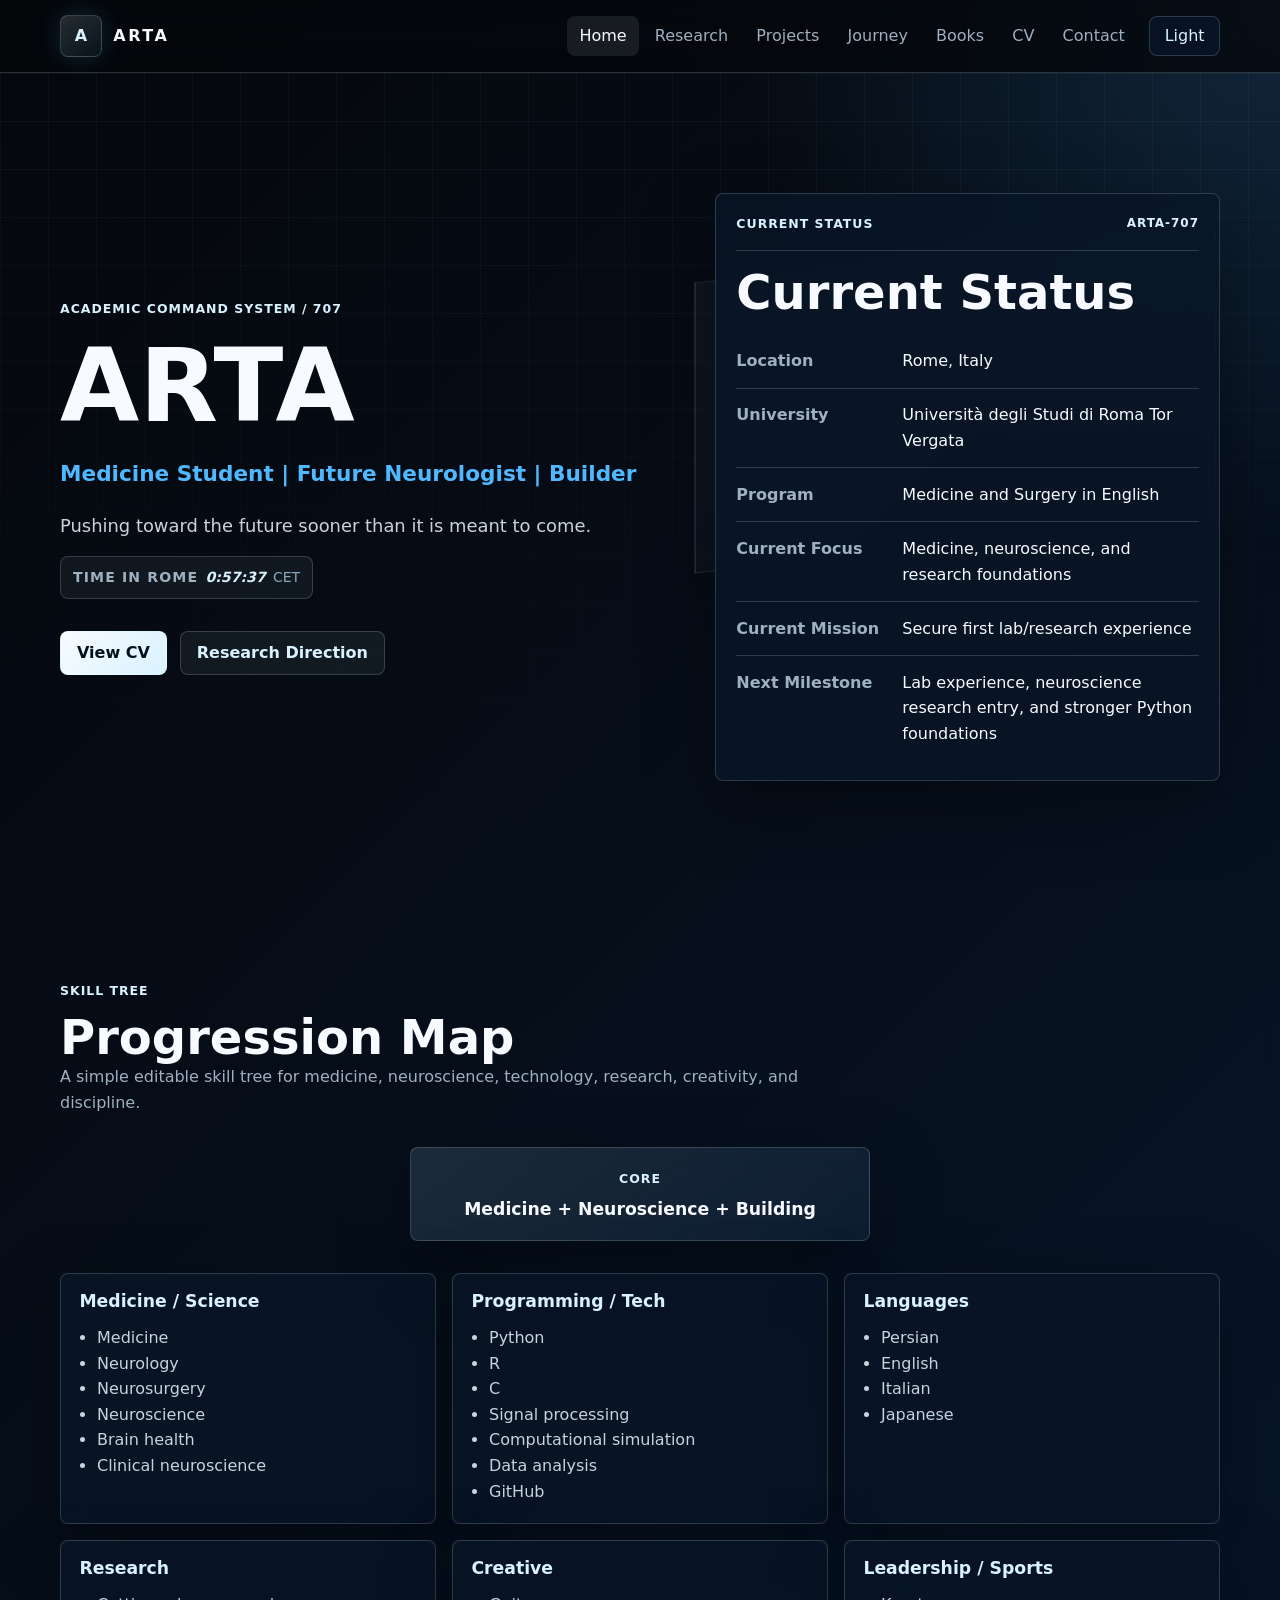
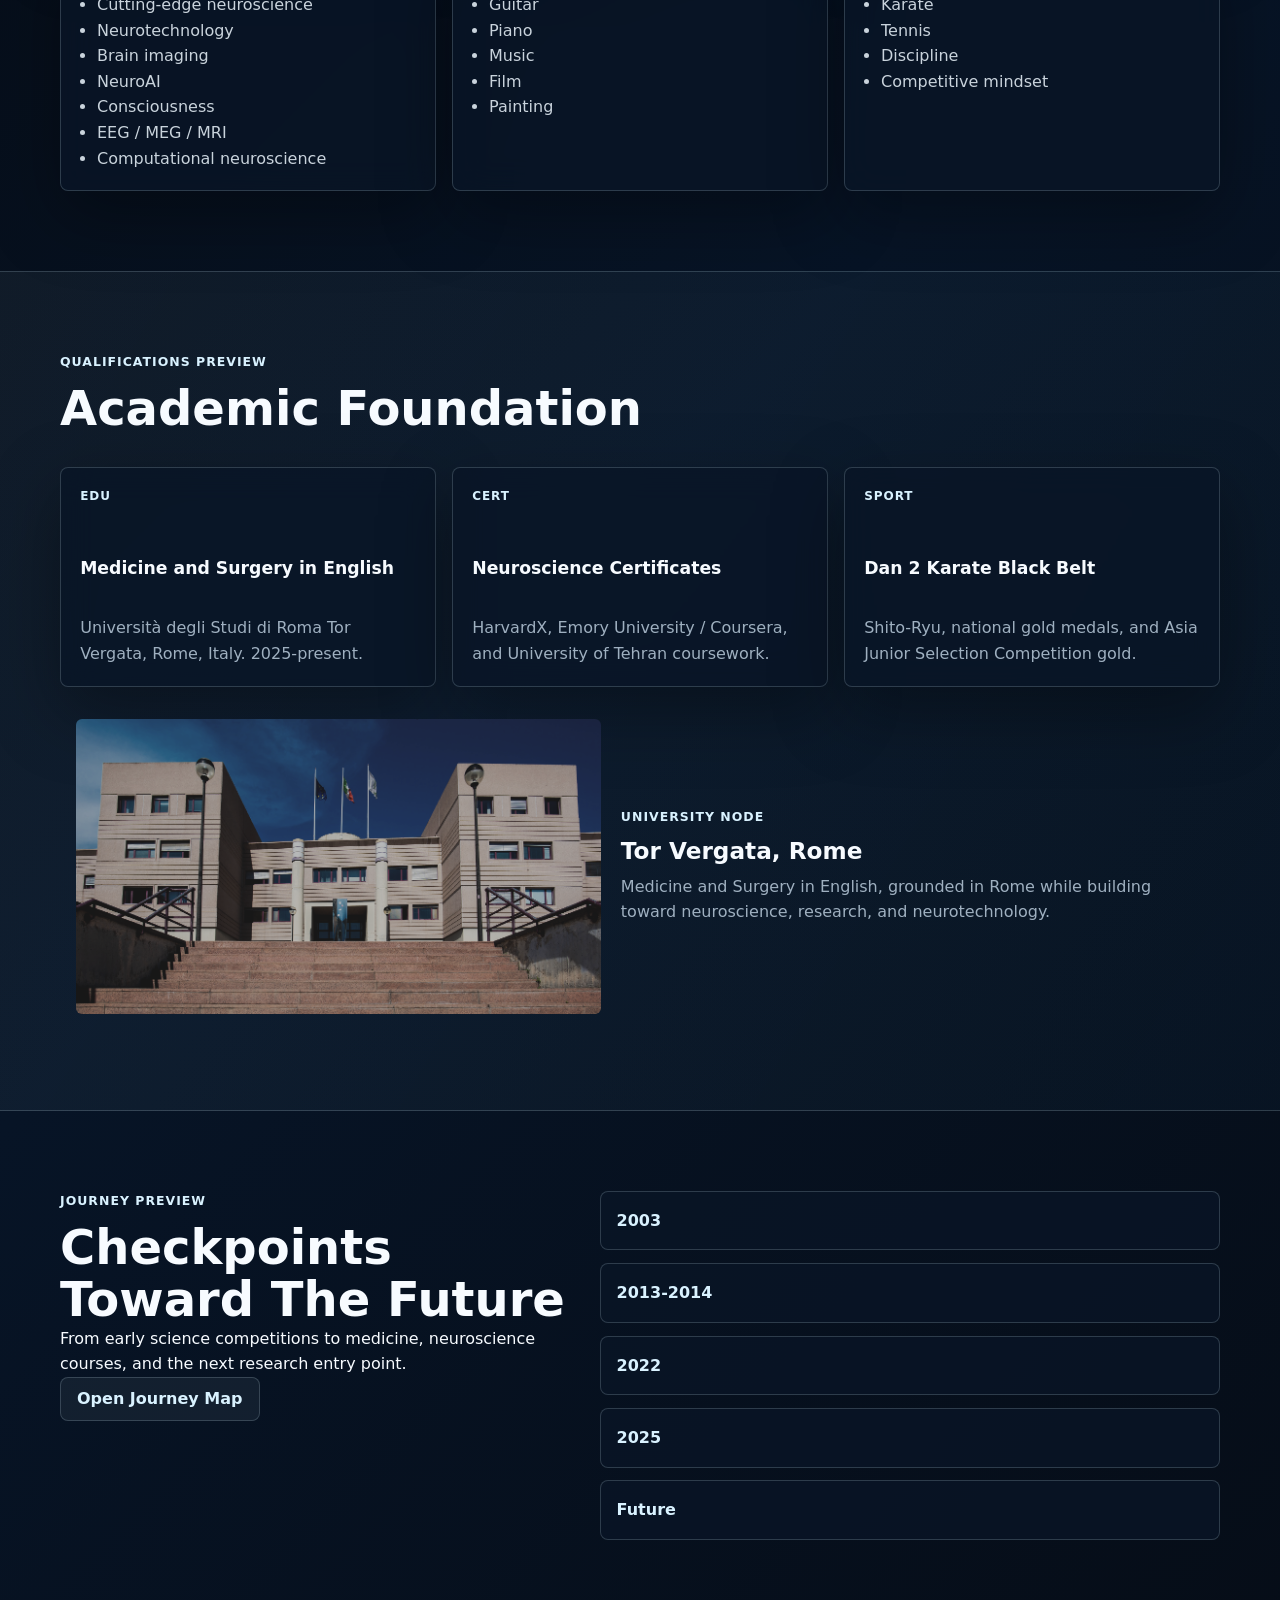
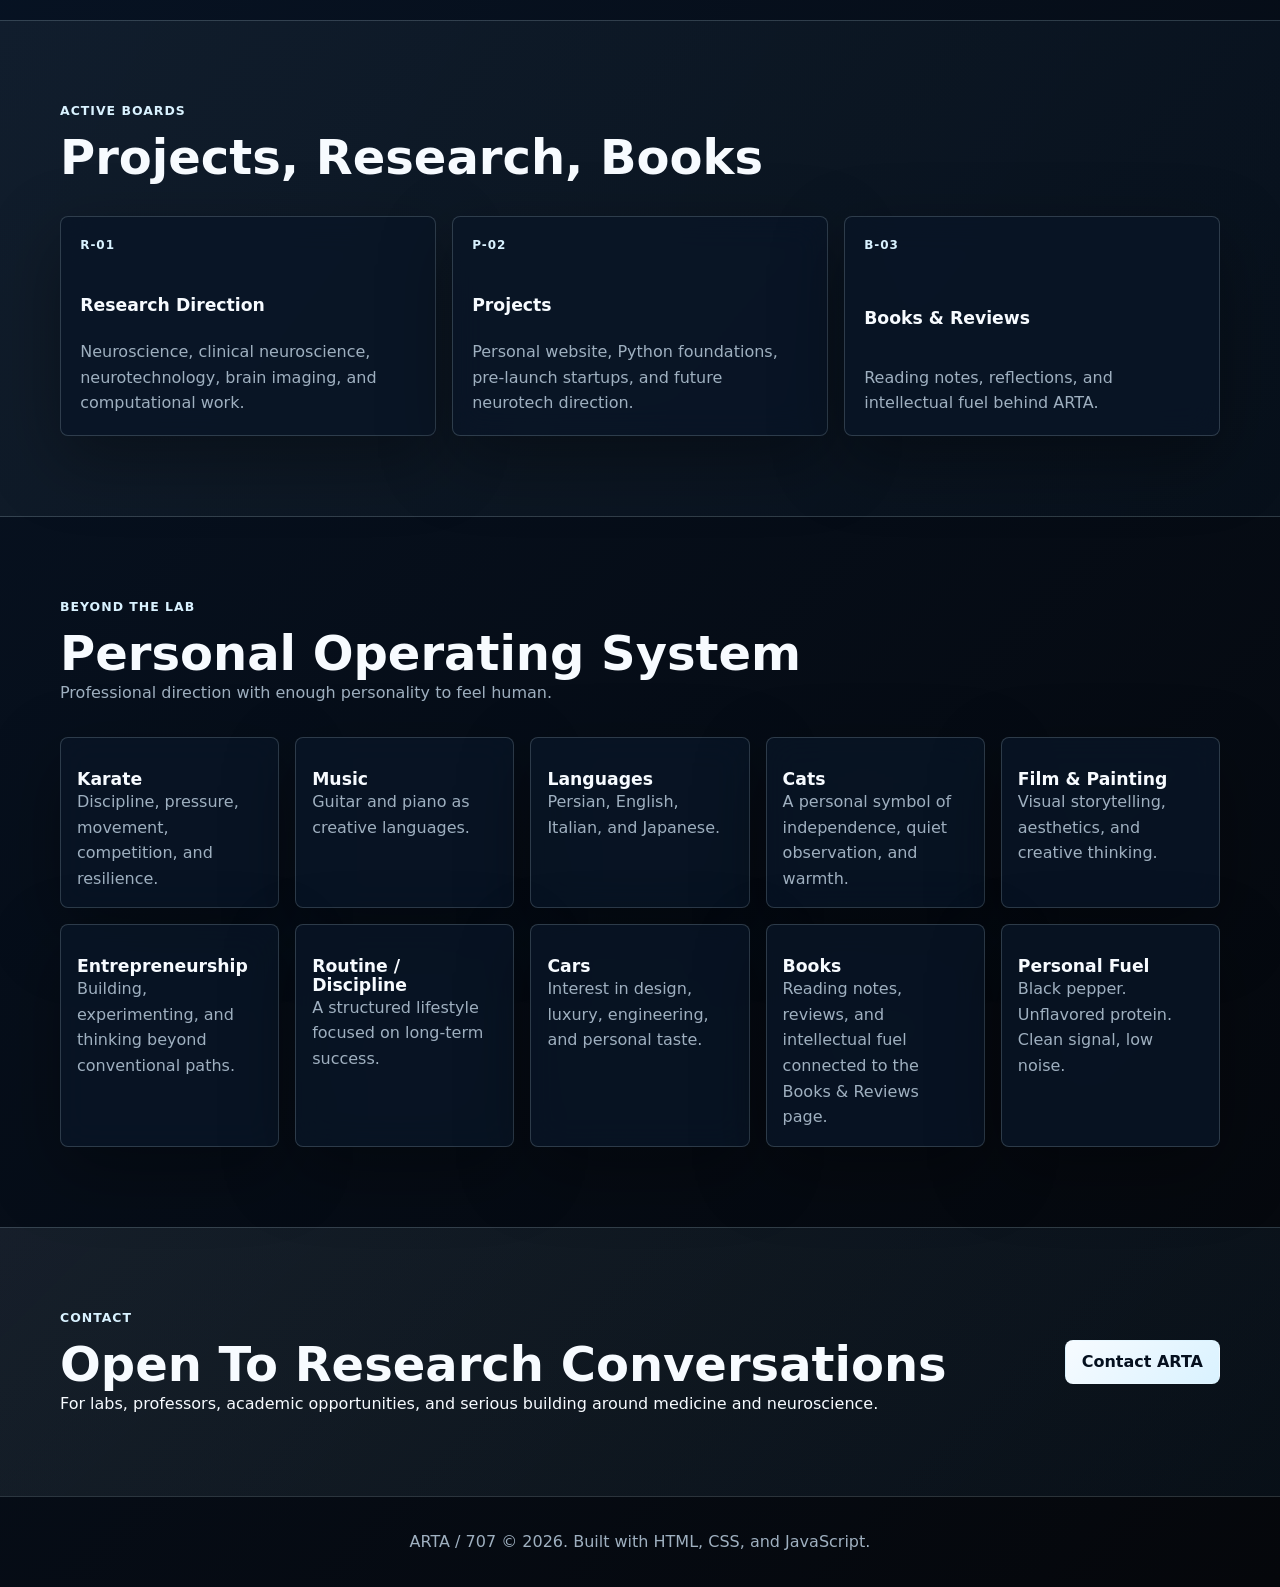
<file: index.html>
<!DOCTYPE html>
<html lang="en">
<head>
  <meta charset="UTF-8">
  <meta name="viewport" content="width=device-width, initial-scale=1.0">
  <meta name="description" content="ARTA personal CV and portfolio website focused on medicine, neuroscience, neurotechnology, research, books, and future-facing academic growth.">
  <title>ARTA | Personal CV Website</title>
  <link rel="stylesheet" href="style.css">
  <link rel="stylesheet" href="print.css" media="print">
  <!-- Replace favicon.png with your own icon when ready -->
  <!-- <link rel="icon" type="image/png" href="favicon.png"> -->
</head>
<body data-page="home">
  <a class="skip-link" href="#main">Skip to content</a>

  <header class="site-header">
    <nav class="navbar" aria-label="Main navigation">
      <a class="brand" href="index.html" aria-label="ARTA home">
        <!-- Replace this text mark with <img src="logo.png" alt="ARTA logo"> when your logo is ready. -->
        <span class="brand-mark">A</span>
        <span class="brand-name">ARTA</span>
      </a>

      <button class="menu-toggle" type="button" data-menu-toggle aria-label="Open navigation" aria-expanded="false"><span></span><span></span><span></span></button>

      <div class="nav-panel" data-nav-panel>
        <ul class="nav-links">
          <li><a href="index.html" data-nav="home">Home</a></li>
          <li><a href="research.html" data-nav="research">Research</a></li>
          <li><a href="projects.html" data-nav="projects">Projects</a></li>
          <li><a href="journey.html" data-nav="journey">Journey</a></li>
          <li><a href="books.html" data-nav="books">Books</a></li>
          <li><a href="cv.html" data-nav="cv">CV</a></li>
          <li><a href="contact.html" data-nav="contact">Contact</a></li>
        </ul>
        <button class="theme-toggle" type="button" data-theme-toggle>Light</button>
      </div>
    </nav>
  </header>

  <main id="main">
    <section class="hero section-shell">
      <div class="container hero-grid">
        <div class="hero-copy reveal">
          <p class="eyebrow">Academic Command System / 707</p>
          <h1>ARTA</h1>
          <p class="hero-tagline">Medicine Student | Future Neurologist | Builder</p>
          <p class="mission">Pushing toward the future sooner than it is meant to come.</p>
          <p class="rome-time"><span>TIME IN ROME</span> <strong data-rome-time>0:00:00</strong> <em data-rome-tz>CET</em></p>
          <div class="hero-actions">
            <a class="button button-primary" href="cv.html">View CV</a>
            <a class="button button-secondary" href="research.html">Research Direction</a>
          </div>
        </div>

        <aside class="status-card reveal" aria-labelledby="status-title">
          <div class="panel-topline"><p class="eyebrow">Current Status</p><span>ARTA-707</span></div>
          <h2 id="status-title">Current Status</h2>
          <dl class="status-list">
            <div><dt>Location</dt><dd>Rome, Italy</dd></div>
            <div><dt>University</dt><dd>Universit&agrave; degli Studi di Roma Tor Vergata</dd></div>
            <div><dt>Program</dt><dd>Medicine and Surgery in English</dd></div>
            <div><dt>Current Focus</dt><dd>Medicine, neuroscience, and research foundations</dd></div>
            <div><dt>Current Mission</dt><dd>Secure first lab/research experience</dd></div>
            <div><dt>Next Milestone</dt><dd>Lab experience, neuroscience research entry, and stronger Python foundations</dd></div>
          </dl>
        </aside>
      </div>
    </section>

    <section class="section-shell" aria-labelledby="skills-title">
      <div class="container">
        <div class="section-heading reveal"><p class="eyebrow">Skill Tree</p><h2 id="skills-title">Progression Map</h2><p>A simple editable skill tree for medicine, neuroscience, technology, research, creativity, and discipline.</p></div>
        <div class="skill-tree reveal">
          <article class="skill-core"><p class="eyebrow">Core</p><h3>Medicine + Neuroscience + Building</h3></article>
          <div class="skill-grid">
            <article class="skill-branch"><h3>Medicine / Science</h3><ul><li>Medicine</li><li>Neurology</li><li>Neurosurgery</li><li>Neuroscience</li><li>Brain health</li><li>Clinical neuroscience</li></ul></article>
            <article class="skill-branch"><h3>Programming / Tech</h3><ul><li>Python</li><li>R</li><li>C</li><li>Signal processing</li><li>Computational simulation</li><li>Data analysis</li><li>GitHub</li></ul></article>
            <article class="skill-branch"><h3>Languages</h3><ul><li>Persian</li><li>English</li><li>Italian</li><li>Japanese</li></ul></article>
            <article class="skill-branch"><h3>Research</h3><ul><li>Cutting-edge neuroscience</li><li>Neurotechnology</li><li>Brain imaging</li><li>NeuroAI</li><li>Consciousness</li><li>EEG / MEG / MRI</li><li>Computational neuroscience</li></ul></article>
            <article class="skill-branch"><h3>Creative</h3><ul><li>Guitar</li><li>Piano</li><li>Music</li><li>Film</li><li>Painting</li></ul></article>
            <article class="skill-branch"><h3>Leadership / Sports</h3><ul><li>Karate</li><li>Tennis</li><li>Discipline</li><li>Competitive mindset</li></ul></article>
          </div>
        </div>
      </div>
    </section>

    <section class="section-shell section-muted" aria-labelledby="qualifications-title">
      <div class="container">
        <div class="section-heading reveal"><p class="eyebrow">Qualifications Preview</p><h2 id="qualifications-title">Academic Foundation</h2></div>
        <div class="card-grid">
          <article class="info-card reveal"><span class="card-code">EDU</span><h3>Medicine and Surgery in English</h3><p>Universit&agrave; degli Studi di Roma Tor Vergata, Rome, Italy. 2025-present.</p></article>
          <article class="info-card reveal"><span class="card-code">CERT</span><h3>Neuroscience Certificates</h3><p>HarvardX, Emory University / Coursera, and University of Tehran coursework.</p></article>
          <article class="info-card reveal"><span class="card-code">SPORT</span><h3>Dan 2 Karate Black Belt</h3><p>Shito-Ryu, national gold medals, and Asia Junior Selection Competition gold.</p></article>
        </div>
        <article class="campus-panel reveal">
          <img src="tor-vergata-building.png" alt="Universit&agrave; degli Studi di Roma Tor Vergata building in Rome">
          <div>
            <p class="eyebrow">University Node</p>
            <h3>Tor Vergata, Rome</h3>
            <p>Medicine and Surgery in English, grounded in Rome while building toward neuroscience, research, and neurotechnology.</p>
          </div>
        </article>
      </div>
    </section>

    <section class="section-shell" aria-labelledby="journey-preview-title">
      <div class="container split-layout">
        <div class="section-heading reveal"><p class="eyebrow">Journey Preview</p><h2 id="journey-preview-title">Checkpoints Toward The Future</h2><p>From early science competitions to medicine, neuroscience courses, and the next research entry point.</p><a class="button button-secondary" href="journey.html">Open Journey Map</a></div>
        <div class="mini-path reveal"><span>2003</span><span>2013-2014</span><span>2022</span><span>2025</span><span>Future</span></div>
      </div>
    </section>

    <section class="section-shell section-muted" aria-labelledby="preview-title">
      <div class="container">
        <div class="section-heading reveal"><p class="eyebrow">Active Boards</p><h2 id="preview-title">Projects, Research, Books</h2></div>
        <div class="card-grid">
          <a class="info-card reveal" href="research.html"><span class="card-code">R-01</span><h3>Research Direction</h3><p>Neuroscience, clinical neuroscience, neurotechnology, brain imaging, and computational work.</p></a>
          <a class="info-card reveal" href="projects.html"><span class="card-code">P-02</span><h3>Projects</h3><p>Personal website, Python foundations, pre-launch startups, and future neurotech direction.</p></a>
          <a class="info-card reveal" href="books.html"><span class="card-code">B-03</span><h3>Books &amp; Reviews</h3><p>Reading notes, reflections, and intellectual fuel behind ARTA.</p></a>
        </div>
      </div>
    </section>

    <section class="section-shell" aria-labelledby="beyond-title">
      <div class="container">
        <div class="section-heading reveal"><p class="eyebrow">Beyond The Lab</p><h2 id="beyond-title">Personal Operating System</h2><p>Professional direction with enough personality to feel human.</p></div>
        <div class="compact-grid">
          <article class="micro-card reveal"><h3>Karate</h3><p>Discipline, pressure, movement, competition, and resilience.</p></article>
          <article class="micro-card reveal"><h3>Music</h3><p>Guitar and piano as creative languages.</p></article>
          <article class="micro-card reveal"><h3>Languages</h3><p>Persian, English, Italian, and Japanese.</p></article>
          <article class="micro-card reveal"><h3>Cats</h3><p>A personal symbol of independence, quiet observation, and warmth.</p></article>
          <article class="micro-card reveal"><h3>Film &amp; Painting</h3><p>Visual storytelling, aesthetics, and creative thinking.</p></article>
          <article class="micro-card reveal"><h3>Entrepreneurship</h3><p>Building, experimenting, and thinking beyond conventional paths.</p></article>
          <article class="micro-card reveal"><h3>Routine / Discipline</h3><p>A structured lifestyle focused on long-term success.</p></article>
          <article class="micro-card reveal"><h3>Cars</h3><p>Interest in design, luxury, engineering, and personal taste.</p></article>
          <a class="micro-card reveal" href="books.html"><h3>Books</h3><p>Reading notes, reviews, and intellectual fuel connected to the Books &amp; Reviews page.</p></a>
          <article class="micro-card personal-fuel reveal"><h3>Personal Fuel</h3><p>Black pepper. Unflavored protein. Clean signal, low noise.</p></article>
        </div>
      </div>
    </section>

    <section class="section-shell contact-band" aria-labelledby="contact-title">
      <div class="container contact-row reveal"><div><p class="eyebrow">Contact</p><h2 id="contact-title">Open To Research Conversations</h2><p>For labs, professors, academic opportunities, and serious building around medicine and neuroscience.</p></div><a class="button button-primary" href="contact.html">Contact ARTA</a></div>
    </section>
  </main>

  <footer class="site-footer no-print"><p>ARTA / 707 &copy; <span data-year></span>. Built with HTML, CSS, and JavaScript.</p></footer>
  <div class="cat-companion" aria-hidden="true"></div>
  <script src="main.js" defer></script>
</body>
</html>
</file>
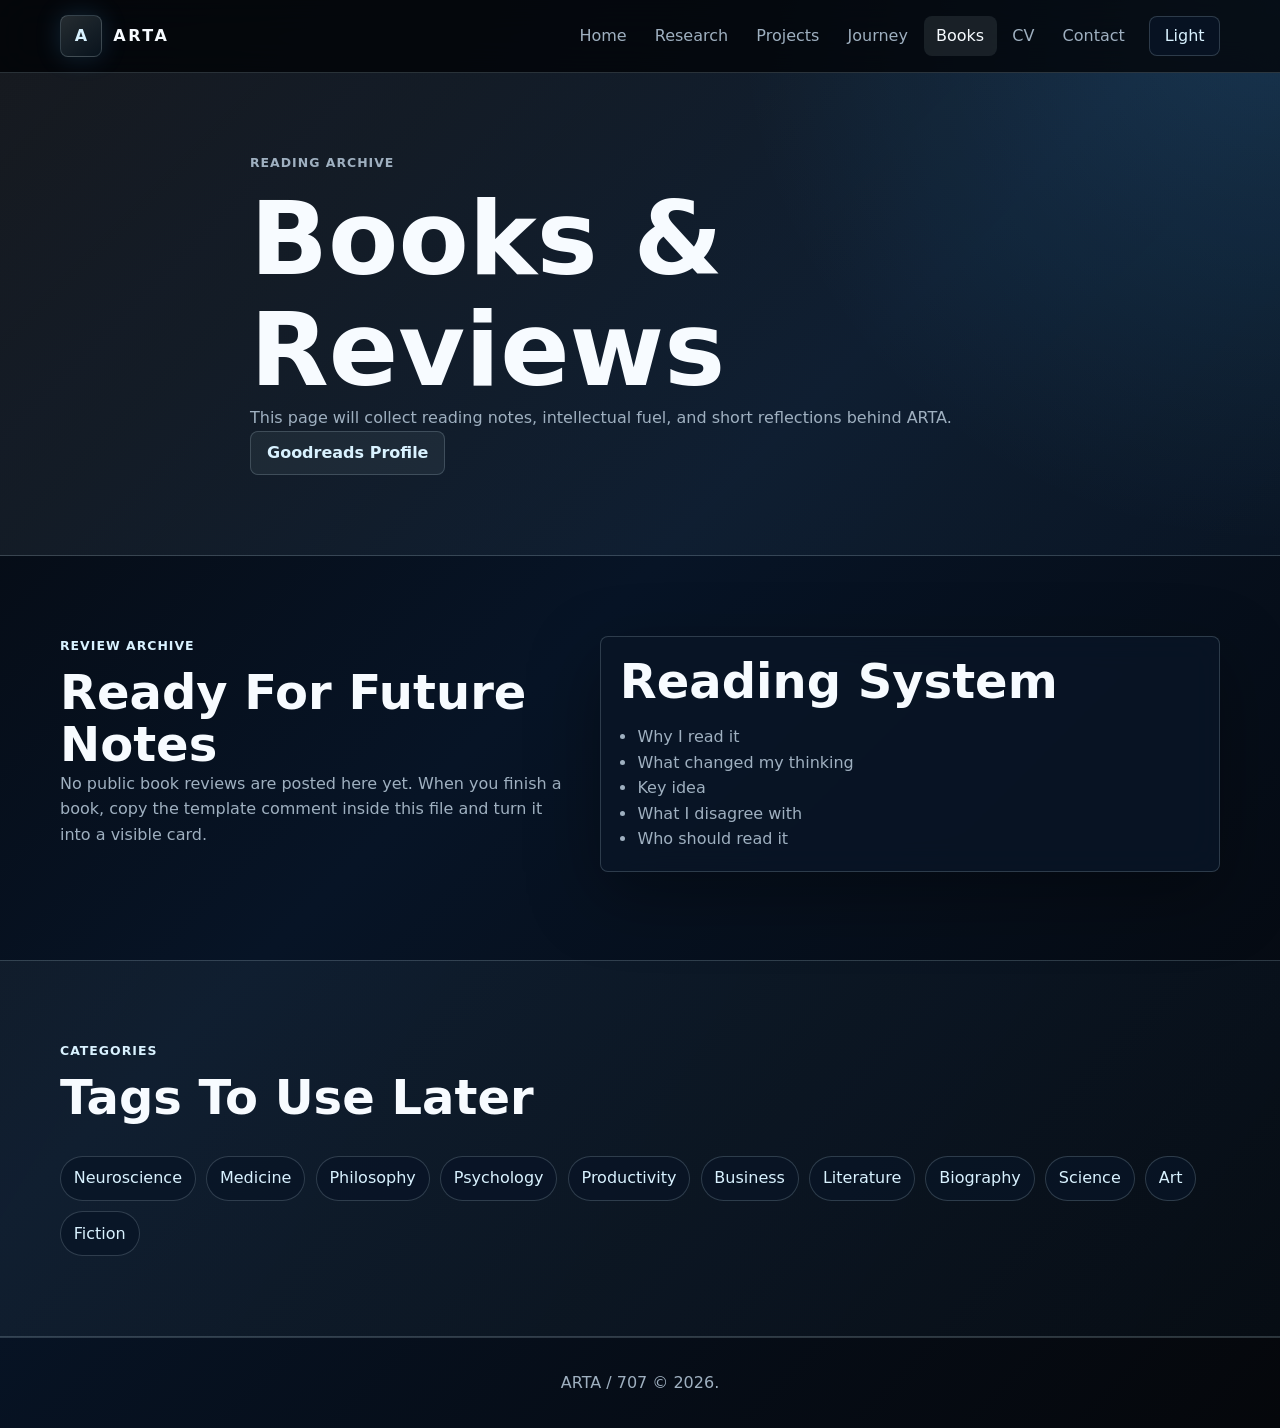
<file: books.html>
<!DOCTYPE html>
<html lang="en">
<head>
  <meta charset="UTF-8">
  <meta name="viewport" content="width=device-width, initial-scale=1.0">
  <meta name="description" content="Books and reviews by ARTA, with reading notes, intellectual fuel, and short reflections.">
  <title>ARTA | Books &amp; Reviews</title>
  <link rel="stylesheet" href="style.css">
  <link rel="stylesheet" href="print.css" media="print">
  <!-- Replace favicon.png with your own icon when ready -->
  <!-- <link rel="icon" type="image/png" href="favicon.png"> -->
</head>
<body data-page="books">
  <a class="skip-link" href="#main">Skip to content</a>
  <header class="site-header"><nav class="navbar" aria-label="Main navigation"><a class="brand" href="index.html"><span class="brand-mark">A</span><span class="brand-name">ARTA</span></a><button class="menu-toggle" type="button" data-menu-toggle aria-label="Open navigation" aria-expanded="false"><span></span><span></span><span></span></button><div class="nav-panel" data-nav-panel><ul class="nav-links"><li><a href="index.html" data-nav="home">Home</a></li><li><a href="research.html" data-nav="research">Research</a></li><li><a href="projects.html" data-nav="projects">Projects</a></li><li><a href="journey.html" data-nav="journey">Journey</a></li><li><a href="books.html" data-nav="books">Books</a></li><li><a href="cv.html" data-nav="cv">CV</a></li><li><a href="contact.html" data-nav="contact">Contact</a></li></ul><button class="theme-toggle" type="button" data-theme-toggle>Light</button></div></nav></header>
  <main id="main"><section class="page-hero section-shell"><div class="container narrow reveal"><p class="eyebrow">Reading Archive</p><h1>Books &amp; Reviews</h1><p>This page will collect reading notes, intellectual fuel, and short reflections behind ARTA.</p><a class="button button-secondary" href="https://www.goodreads.com/user/show/98875928-arta" target="_blank" rel="noopener noreferrer">Goodreads Profile</a></div></section><section class="section-shell"><div class="container split-layout"><div class="section-heading reveal"><p class="eyebrow">Review Archive</p><h2>Ready For Future Notes</h2><p>No public book reviews are posted here yet. When you finish a book, copy the template comment inside this file and turn it into a visible card.</p></div><aside class="system-panel reveal"><h2>Reading System</h2><ul><li>Why I read it</li><li>What changed my thinking</li><li>Key idea</li><li>What I disagree with</li><li>Who should read it</li></ul></aside></div><!--
Copy this card when you want to add a book review. Paste it inside the empty section below, then replace the text.
<article class="book-card">
  <p class="eyebrow">Book Review</p>
  <h2>Book Title</h2>
  <p class="book-meta">Author Name | Read in 2026 | Rating: 4/5</p>
  <p class="book-tags">Neuroscience | Philosophy | Productivity</p>
  <p>Short review goes here. Keep it concise, thoughtful, and personal.</p>
  <a class="button button-secondary" href="GOODREADS_LINK_HERE" target="_blank" rel="noopener noreferrer">View on Goodreads</a>
</article>
--><div class="container book-grid" aria-label="Book review cards"><!-- Future book review cards go here. --></div></section><section class="section-shell section-muted"><div class="container"><div class="section-heading reveal"><p class="eyebrow">Categories</p><h2>Tags To Use Later</h2></div><div class="tag-cloud reveal"><span>Neuroscience</span><span>Medicine</span><span>Philosophy</span><span>Psychology</span><span>Productivity</span><span>Business</span><span>Literature</span><span>Biography</span><span>Science</span><span>Art</span><span>Fiction</span></div></div></section></main>
  <footer class="site-footer no-print"><p>ARTA / 707 &copy; <span data-year></span>.</p></footer><div class="cat-companion" aria-hidden="true"></div><script src="main.js" defer></script>
</body>
</html>
</file>
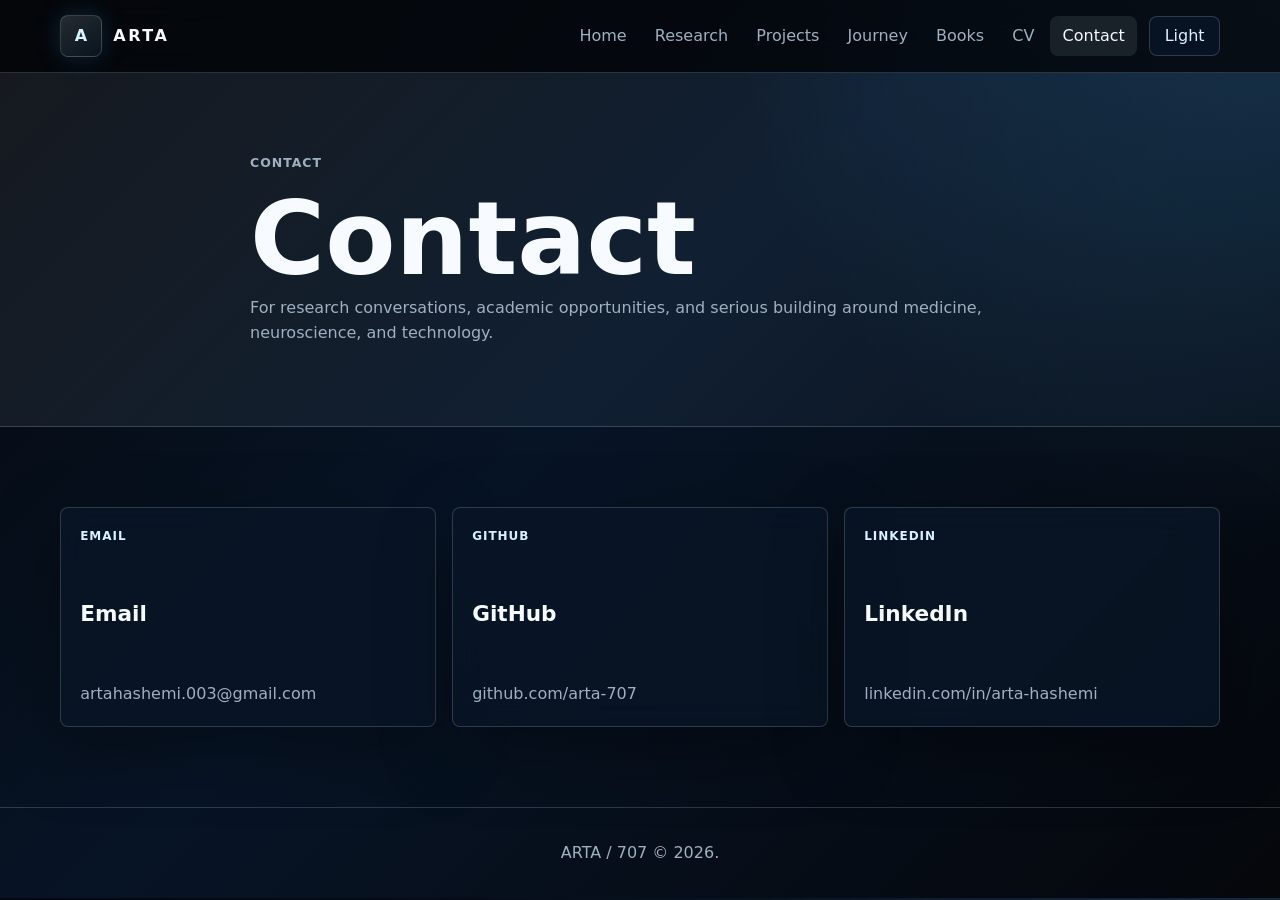
<file: contact.html>
<!DOCTYPE html>
<html lang="en">
<head>
  <meta charset="UTF-8">
  <meta name="viewport" content="width=device-width, initial-scale=1.0">
  <meta name="description" content="Contact ARTA for research conversations, academic opportunities, and serious projects.">
  <title>ARTA | Contact</title>
  <link rel="stylesheet" href="style.css">
  <link rel="stylesheet" href="print.css" media="print">
  <!-- Replace favicon.png with your own icon when ready -->
  <!-- <link rel="icon" type="image/png" href="favicon.png"> -->
</head>
<body data-page="contact">
  <a class="skip-link" href="#main">Skip to content</a>
  <header class="site-header"><nav class="navbar" aria-label="Main navigation"><a class="brand" href="index.html"><span class="brand-mark">A</span><span class="brand-name">ARTA</span></a><button class="menu-toggle" type="button" data-menu-toggle aria-label="Open navigation" aria-expanded="false"><span></span><span></span><span></span></button><div class="nav-panel" data-nav-panel><ul class="nav-links"><li><a href="index.html" data-nav="home">Home</a></li><li><a href="research.html" data-nav="research">Research</a></li><li><a href="projects.html" data-nav="projects">Projects</a></li><li><a href="journey.html" data-nav="journey">Journey</a></li><li><a href="books.html" data-nav="books">Books</a></li><li><a href="cv.html" data-nav="cv">CV</a></li><li><a href="contact.html" data-nav="contact">Contact</a></li></ul><button class="theme-toggle" type="button" data-theme-toggle>Light</button></div></nav></header>
  <main id="main"><section class="page-hero section-shell"><div class="container narrow reveal"><p class="eyebrow">Contact</p><h1>Contact</h1><p>For research conversations, academic opportunities, and serious building around medicine, neuroscience, and technology.</p></div></section><section class="section-shell"><div class="container card-grid contact-cards"><a class="info-card reveal" href="mailto:artahashemi.003@gmail.com"><span class="card-code">Email</span><h2>Email</h2><p>artahashemi.003@gmail.com</p></a><a class="info-card reveal" href="https://github.com/arta-707" target="_blank" rel="noopener noreferrer"><span class="card-code">GitHub</span><h2>GitHub</h2><p>github.com/arta-707</p></a><a class="info-card reveal" href="https://www.linkedin.com/in/arta-hashemi" target="_blank" rel="noopener noreferrer"><span class="card-code">LinkedIn</span><h2>LinkedIn</h2><p>linkedin.com/in/arta-hashemi</p></a></div></section></main>
  <footer class="site-footer no-print"><p>ARTA / 707 &copy; <span data-year></span>.</p></footer><div class="cat-companion" aria-hidden="true"></div><script src="main.js" defer></script>
</body>
</html>
</file>
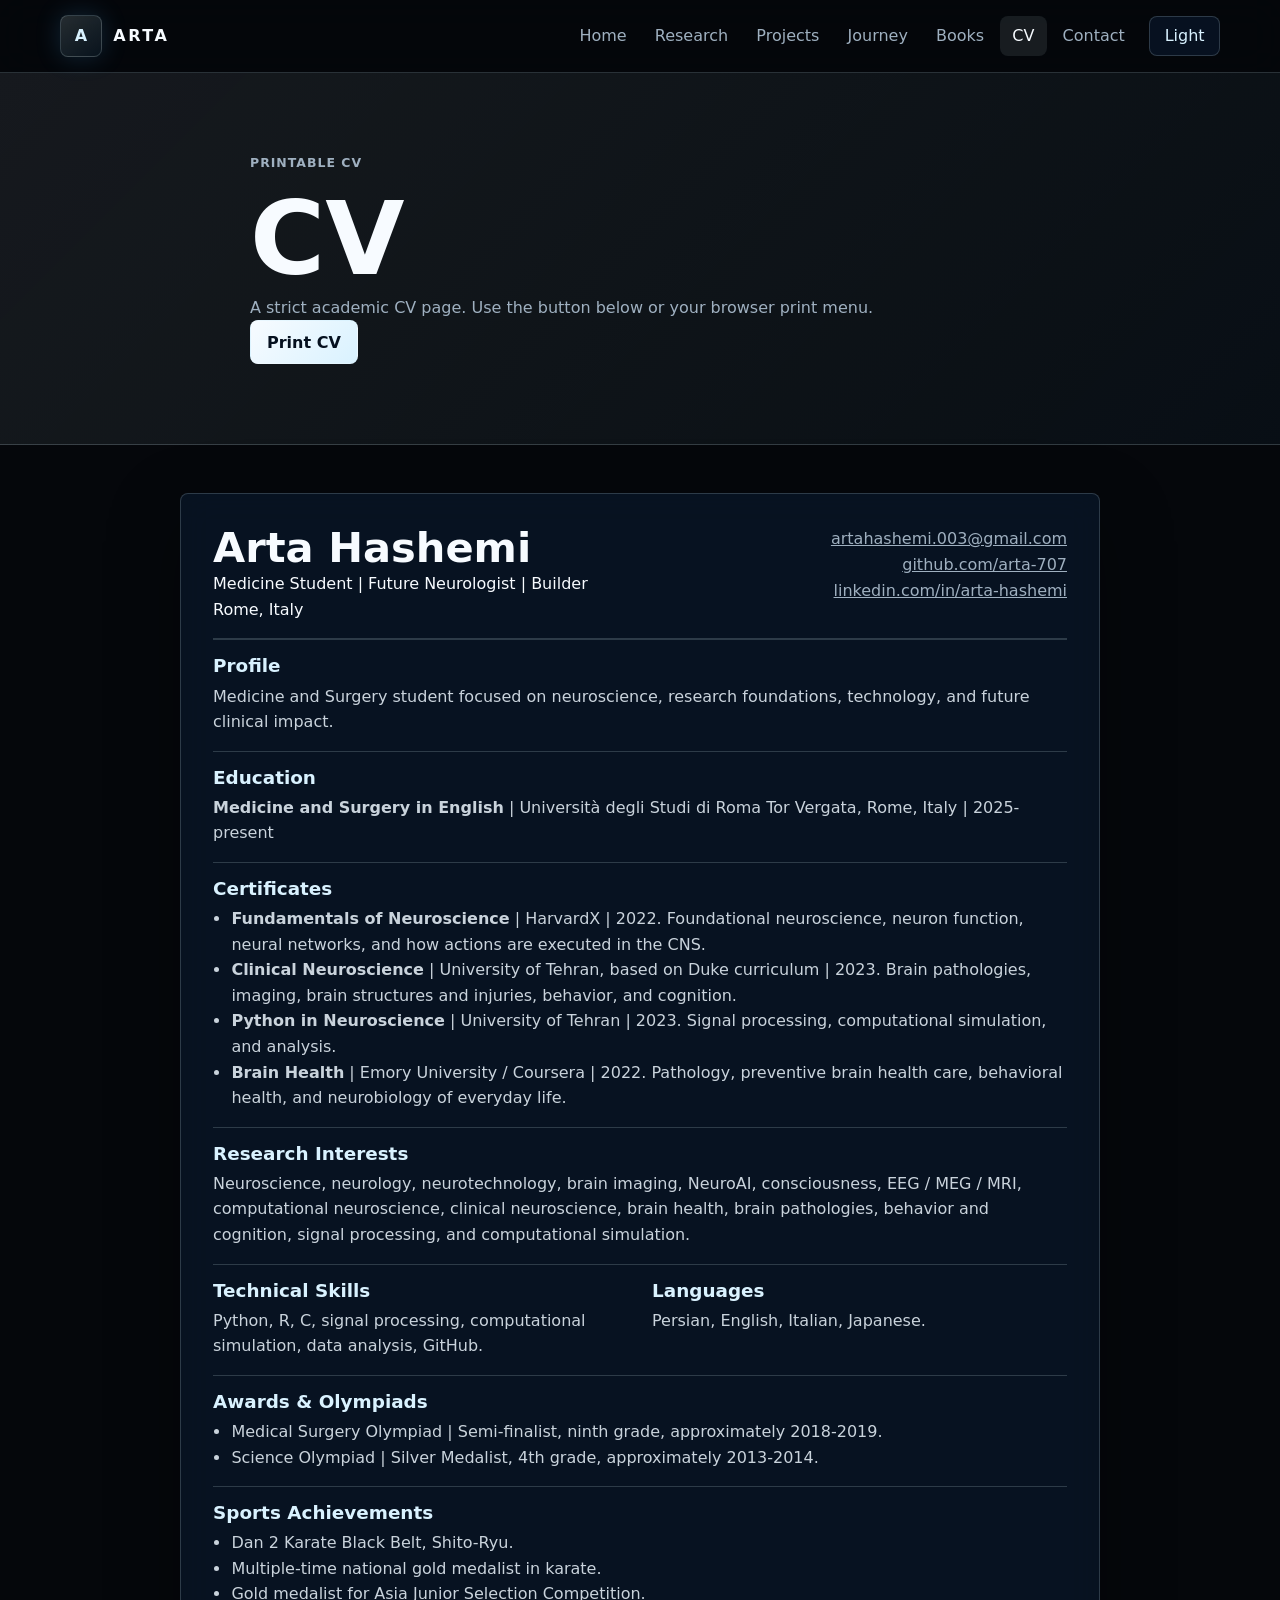
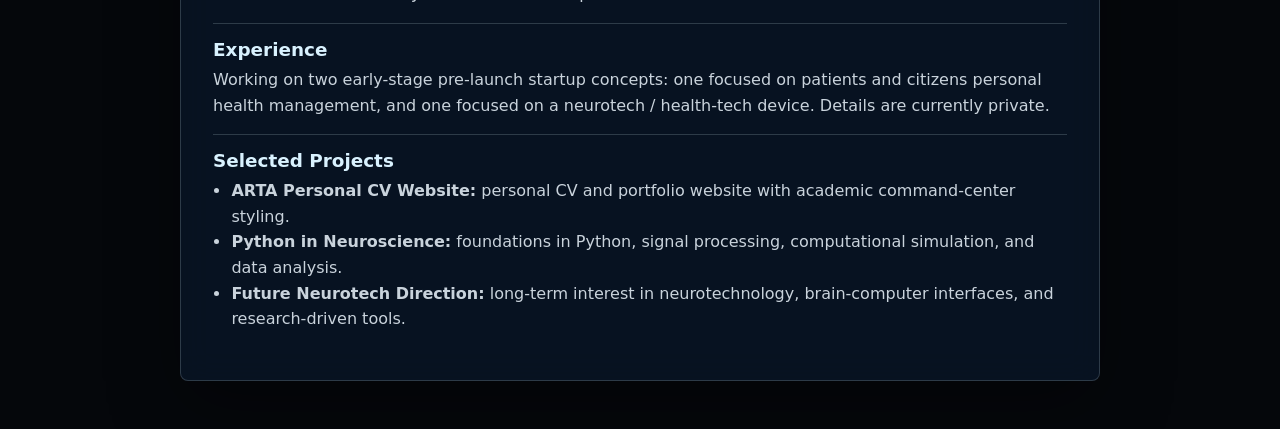
<file: cv.html>
<!DOCTYPE html>
<html lang="en">
<head>
  <meta charset="UTF-8">
  <meta name="viewport" content="width=device-width, initial-scale=1.0">
  <meta name="description" content="Printable academic CV for Arta Hashemi.">
  <title>Arta Hashemi | CV</title>
  <link rel="stylesheet" href="style.css">
  <link rel="stylesheet" href="print.css" media="print">
  <!-- Replace favicon.png with your own icon when ready -->
  <!-- <link rel="icon" type="image/png" href="favicon.png"> -->
</head>
<body data-page="cv" class="cv-body">
  <a class="skip-link no-print" href="#main">Skip to content</a>
  <header class="site-header no-print">
    <nav class="navbar" aria-label="Main navigation">
      <a class="brand" href="index.html"><span class="brand-mark">A</span><span class="brand-name">ARTA</span></a>
      <button class="menu-toggle" type="button" data-menu-toggle aria-label="Open navigation" aria-expanded="false"><span></span><span></span><span></span></button>
      <div class="nav-panel" data-nav-panel>
        <ul class="nav-links">
          <li><a href="index.html" data-nav="home">Home</a></li>
          <li><a href="research.html" data-nav="research">Research</a></li>
          <li><a href="projects.html" data-nav="projects">Projects</a></li>
          <li><a href="journey.html" data-nav="journey">Journey</a></li>
          <li><a href="books.html" data-nav="books">Books</a></li>
          <li><a href="cv.html" data-nav="cv">CV</a></li>
          <li><a href="contact.html" data-nav="contact">Contact</a></li>
        </ul>
        <button class="theme-toggle" type="button" data-theme-toggle>Light</button>
      </div>
    </nav>
  </header>

  <main id="main">
    <section class="page-hero section-shell no-print">
      <div class="container narrow reveal">
        <p class="eyebrow">Printable CV</p>
        <h1>CV</h1>
        <p>A strict academic CV page. Use the button below or your browser print menu.</p>
        <button class="button button-primary" type="button" data-print-button>Print CV</button>
      </div>
    </section>

    <section class="cv-document" aria-label="Academic CV">
      <header class="cv-header">
        <div>
          <h1>Arta Hashemi</h1>
          <p>Medicine Student | Future Neurologist | Builder</p>
          <p>Rome, Italy</p>
        </div>
        <address>
          <a href="mailto:artahashemi.003@gmail.com">artahashemi.003@gmail.com</a><br>
          <a href="https://github.com/arta-707">github.com/arta-707</a><br>
          <a href="https://www.linkedin.com/in/arta-hashemi">linkedin.com/in/arta-hashemi</a>
        </address>
      </header>

      <section class="cv-section"><h2>Profile</h2><p>Medicine and Surgery student focused on neuroscience, research foundations, technology, and future clinical impact.</p></section>
      <section class="cv-section"><h2>Education</h2><p><strong>Medicine and Surgery in English</strong> | Universit&agrave; degli Studi di Roma Tor Vergata, Rome, Italy | 2025-present</p></section>
      <section class="cv-section"><h2>Certificates</h2><ul><li><strong>Fundamentals of Neuroscience</strong> | HarvardX | 2022. Foundational neuroscience, neuron function, neural networks, and how actions are executed in the CNS.</li><li><strong>Clinical Neuroscience</strong> | University of Tehran, based on Duke curriculum | 2023. Brain pathologies, imaging, brain structures and injuries, behavior, and cognition.</li><li><strong>Python in Neuroscience</strong> | University of Tehran | 2023. Signal processing, computational simulation, and analysis.</li><li><strong>Brain Health</strong> | Emory University / Coursera | 2022. Pathology, preventive brain health care, behavioral health, and neurobiology of everyday life.</li></ul></section>
      <section class="cv-section"><h2>Research Interests</h2><p>Neuroscience, neurology, neurotechnology, brain imaging, NeuroAI, consciousness, EEG / MEG / MRI, computational neuroscience, clinical neuroscience, brain health, brain pathologies, behavior and cognition, signal processing, and computational simulation.</p></section>
      <section class="cv-section cv-two-col"><div><h2>Technical Skills</h2><p>Python, R, C, signal processing, computational simulation, data analysis, GitHub.</p></div><div><h2>Languages</h2><p>Persian, English, Italian, Japanese.</p></div></section>
      <section class="cv-section"><h2>Awards &amp; Olympiads</h2><ul><li>Medical Surgery Olympiad | Semi-finalist, ninth grade, approximately 2018-2019.</li><li>Science Olympiad | Silver Medalist, 4th grade, approximately 2013-2014.</li></ul></section>
      <section class="cv-section"><h2>Sports Achievements</h2><ul><li>Dan 2 Karate Black Belt, Shito-Ryu.</li><li>Multiple-time national gold medalist in karate.</li><li>Gold medalist for Asia Junior Selection Competition.</li></ul></section>
      <section class="cv-section"><h2>Experience</h2><p>Working on two early-stage pre-launch startup concepts: one focused on patients and citizens personal health management, and one focused on a neurotech / health-tech device. Details are currently private.</p></section>
      <section class="cv-section"><h2>Selected Projects</h2><ul><li><strong>ARTA Personal CV Website:</strong> personal CV and portfolio website with academic command-center styling.</li><li><strong>Python in Neuroscience:</strong> foundations in Python, signal processing, computational simulation, and data analysis.</li><li><strong>Future Neurotech Direction:</strong> long-term interest in neurotechnology, brain-computer interfaces, and research-driven tools.</li></ul></section>
    </section>
  </main>

  <script src="main.js" defer></script>
</body>
</html>
</file>
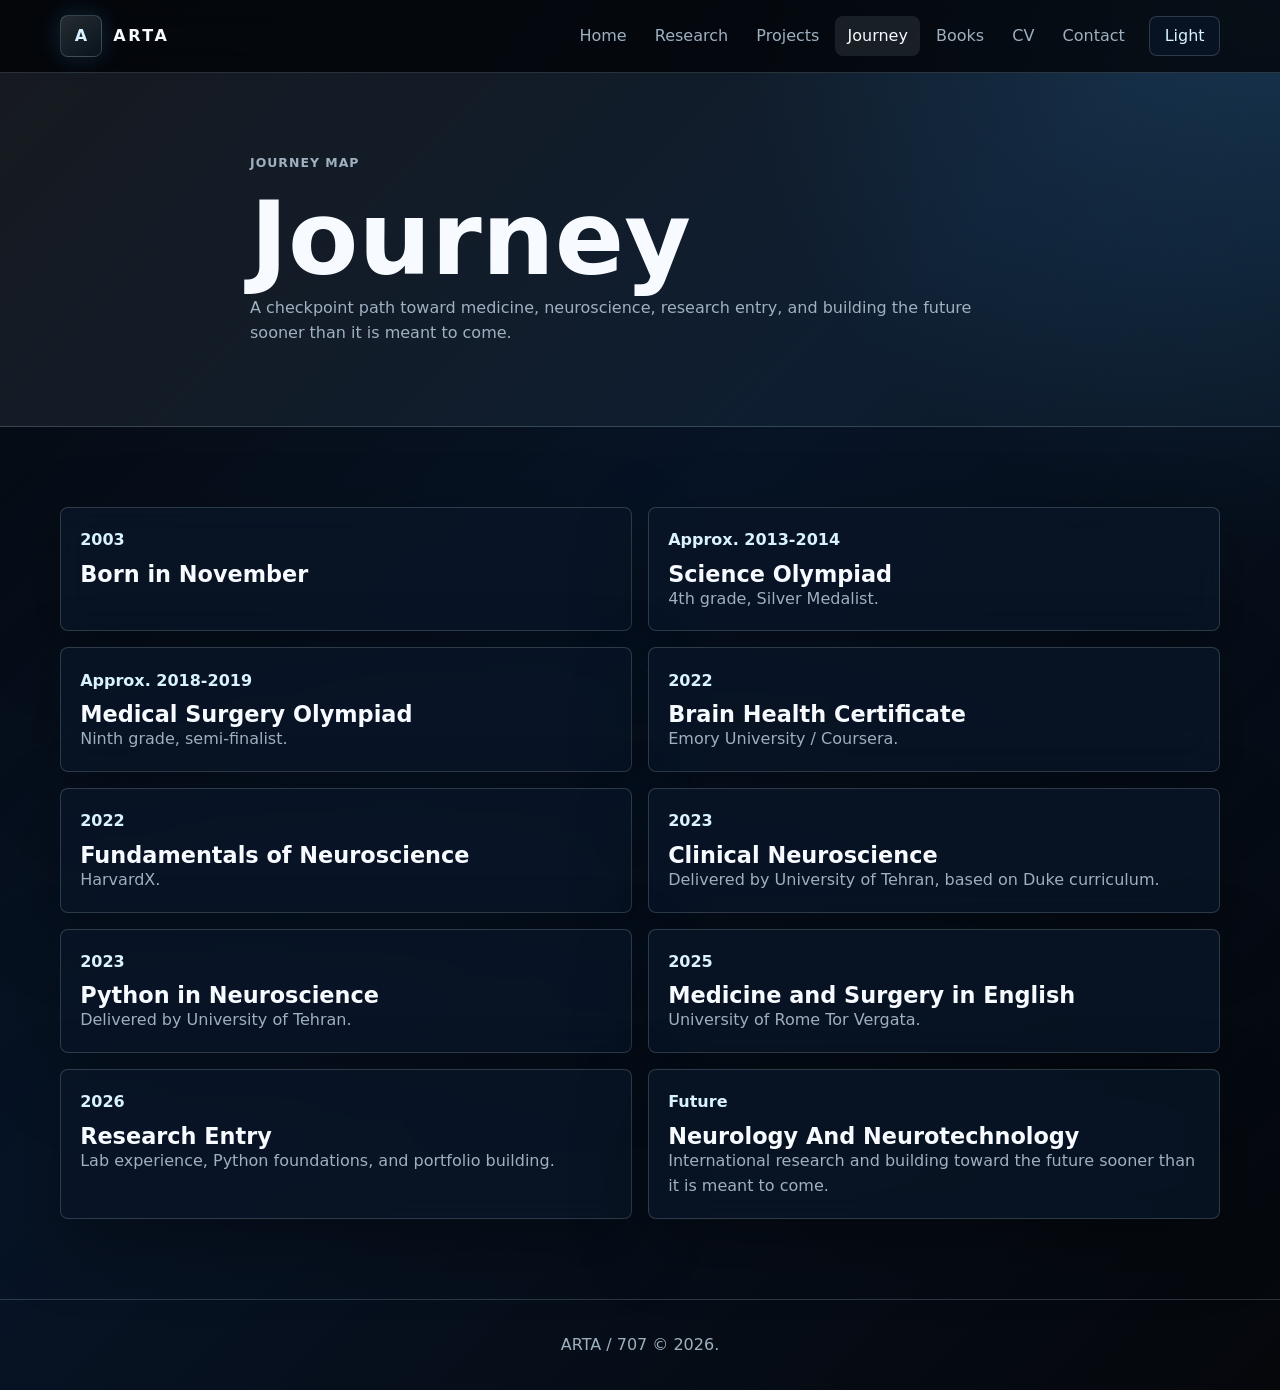
<file: journey.html>
<!DOCTYPE html>
<html lang="en">
<head>
  <meta charset="UTF-8">
  <meta name="viewport" content="width=device-width, initial-scale=1.0">
  <meta name="description" content="ARTA journey map from early science competitions to medicine, neuroscience, research, and neurotechnology.">
  <title>ARTA | Journey</title>
  <link rel="stylesheet" href="style.css">
  <link rel="stylesheet" href="print.css" media="print">
  <!-- Replace favicon.png with your own icon when ready -->
  <!-- <link rel="icon" type="image/png" href="favicon.png"> -->
</head>
<body data-page="journey">
  <a class="skip-link" href="#main">Skip to content</a>
  <header class="site-header"><nav class="navbar" aria-label="Main navigation"><a class="brand" href="index.html"><span class="brand-mark">A</span><span class="brand-name">ARTA</span></a><button class="menu-toggle" type="button" data-menu-toggle aria-label="Open navigation" aria-expanded="false"><span></span><span></span><span></span></button><div class="nav-panel" data-nav-panel><ul class="nav-links"><li><a href="index.html" data-nav="home">Home</a></li><li><a href="research.html" data-nav="research">Research</a></li><li><a href="projects.html" data-nav="projects">Projects</a></li><li><a href="journey.html" data-nav="journey">Journey</a></li><li><a href="books.html" data-nav="books">Books</a></li><li><a href="cv.html" data-nav="cv">CV</a></li><li><a href="contact.html" data-nav="contact">Contact</a></li></ul><button class="theme-toggle" type="button" data-theme-toggle>Light</button></div></nav></header>
  <main id="main"><section class="page-hero section-shell"><div class="container narrow reveal"><p class="eyebrow">Journey Map</p><h1>Journey</h1><p>A checkpoint path toward medicine, neuroscience, research entry, and building the future sooner than it is meant to come.</p></div></section><section class="section-shell"><div class="container"><div class="timeline-map reveal"><article class="timeline-node"><span>2003</span><h2>Born in November</h2></article><article class="timeline-node"><span>Approx. 2013-2014</span><h2>Science Olympiad</h2><p>4th grade, Silver Medalist.</p></article><article class="timeline-node"><span>Approx. 2018-2019</span><h2>Medical Surgery Olympiad</h2><p>Ninth grade, semi-finalist.</p></article><article class="timeline-node"><span>2022</span><h2>Brain Health Certificate</h2><p>Emory University / Coursera.</p></article><article class="timeline-node"><span>2022</span><h2>Fundamentals of Neuroscience</h2><p>HarvardX.</p></article><article class="timeline-node"><span>2023</span><h2>Clinical Neuroscience</h2><p>Delivered by University of Tehran, based on Duke curriculum.</p></article><article class="timeline-node"><span>2023</span><h2>Python in Neuroscience</h2><p>Delivered by University of Tehran.</p></article><article class="timeline-node"><span>2025</span><h2>Medicine and Surgery in English</h2><p>University of Rome Tor Vergata.</p></article><article class="timeline-node"><span>2026</span><h2>Research Entry</h2><p>Lab experience, Python foundations, and portfolio building.</p></article><article class="timeline-node"><span>Future</span><h2>Neurology And Neurotechnology</h2><p>International research and building toward the future sooner than it is meant to come.</p></article></div></div></section></main>
  <footer class="site-footer no-print"><p>ARTA / 707 &copy; <span data-year></span>.</p></footer><div class="cat-companion" aria-hidden="true"></div><script src="main.js" defer></script>
</body>
</html>
</file>
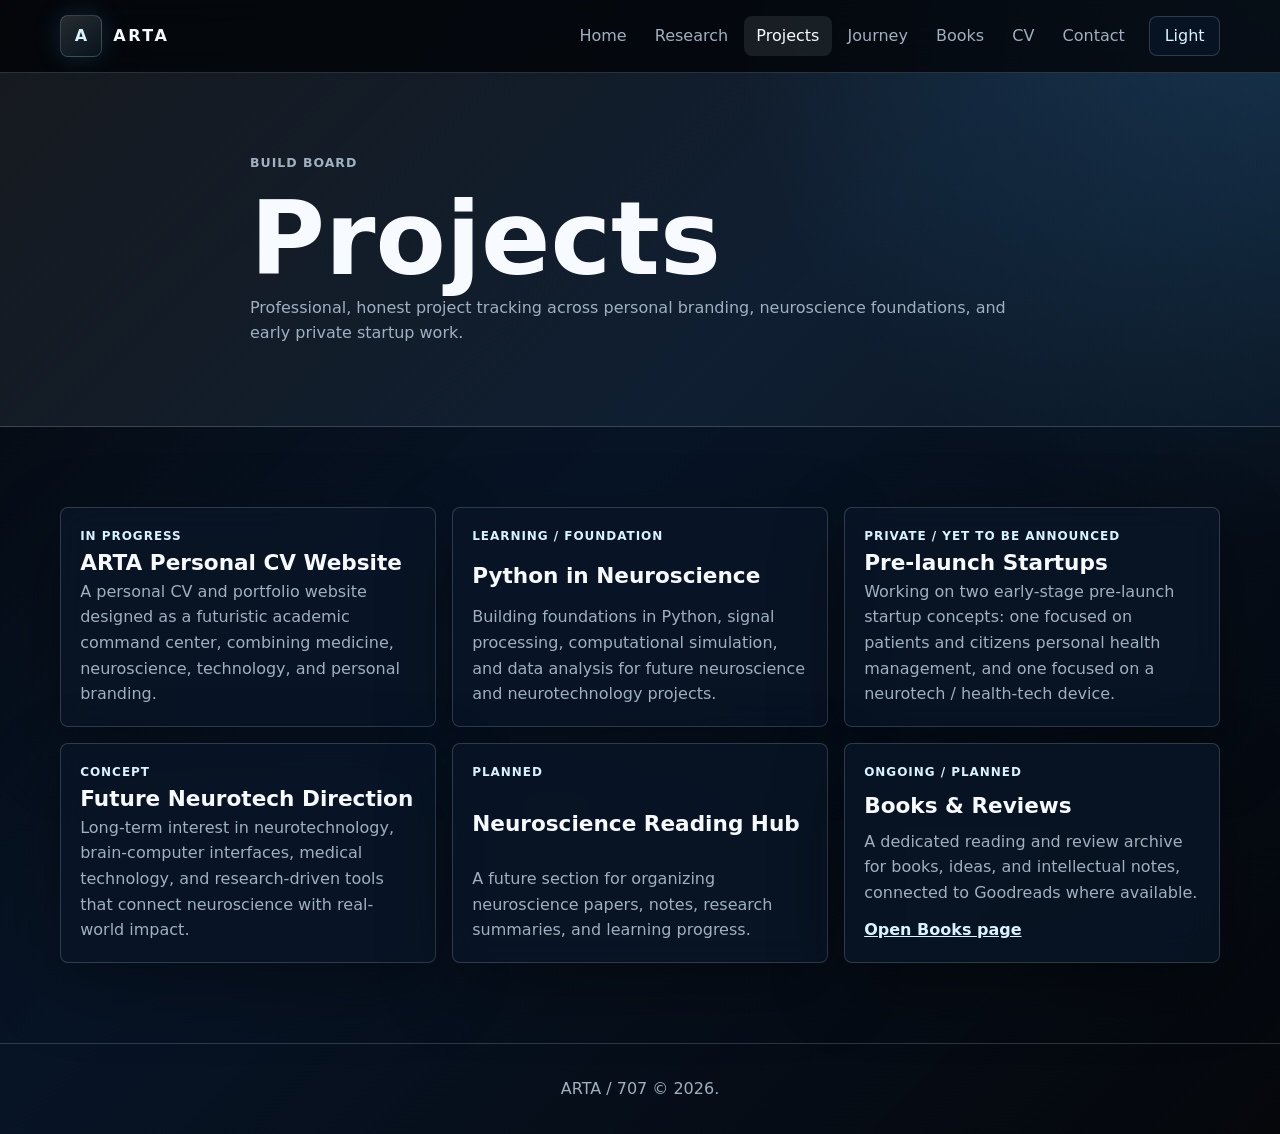
<file: projects.html>
<!DOCTYPE html>
<html lang="en">
<head>
  <meta charset="UTF-8">
  <meta name="viewport" content="width=device-width, initial-scale=1.0">
  <meta name="description" content="Projects by ARTA across personal branding, Python in neuroscience, health management startups, and future neurotechnology.">
  <title>ARTA | Projects</title>
  <link rel="stylesheet" href="style.css">
  <link rel="stylesheet" href="print.css" media="print">
  <!-- Replace favicon.png with your own icon when ready -->
  <!-- <link rel="icon" type="image/png" href="favicon.png"> -->
</head>
<body data-page="projects">
  <a class="skip-link" href="#main">Skip to content</a>
  <header class="site-header"><nav class="navbar" aria-label="Main navigation"><a class="brand" href="index.html"><span class="brand-mark">A</span><span class="brand-name">ARTA</span></a><button class="menu-toggle" type="button" data-menu-toggle aria-label="Open navigation" aria-expanded="false"><span></span><span></span><span></span></button><div class="nav-panel" data-nav-panel><ul class="nav-links"><li><a href="index.html" data-nav="home">Home</a></li><li><a href="research.html" data-nav="research">Research</a></li><li><a href="projects.html" data-nav="projects">Projects</a></li><li><a href="journey.html" data-nav="journey">Journey</a></li><li><a href="books.html" data-nav="books">Books</a></li><li><a href="cv.html" data-nav="cv">CV</a></li><li><a href="contact.html" data-nav="contact">Contact</a></li></ul><button class="theme-toggle" type="button" data-theme-toggle>Light</button></div></nav></header>
  <main id="main"><section class="page-hero section-shell"><div class="container narrow reveal"><p class="eyebrow">Build Board</p><h1>Projects</h1><p>Professional, honest project tracking across personal branding, neuroscience foundations, and early private startup work.</p></div></section><section class="section-shell"><div class="container"><div class="card-grid project-grid"><article class="info-card reveal"><span class="card-code">In progress</span><h2>ARTA Personal CV Website</h2><p>A personal CV and portfolio website designed as a futuristic academic command center, combining medicine, neuroscience, technology, and personal branding.</p></article><article class="info-card reveal"><span class="card-code">Learning / foundation</span><h2>Python in Neuroscience</h2><p>Building foundations in Python, signal processing, computational simulation, and data analysis for future neuroscience and neurotechnology projects.</p></article><article class="info-card reveal"><span class="card-code">Private / yet to be announced</span><h2>Pre-launch Startups</h2><p>Working on two early-stage pre-launch startup concepts: one focused on patients and citizens personal health management, and one focused on a neurotech / health-tech device.</p></article><article class="info-card reveal"><span class="card-code">Concept</span><h2>Future Neurotech Direction</h2><p>Long-term interest in neurotechnology, brain-computer interfaces, medical technology, and research-driven tools that connect neuroscience with real-world impact.</p></article><article class="info-card reveal"><span class="card-code">Planned</span><h2>Neuroscience Reading Hub</h2><p>A future section for organizing neuroscience papers, notes, research summaries, and learning progress.</p></article><article class="info-card reveal"><span class="card-code">Ongoing / planned</span><h2>Books &amp; Reviews</h2><p>A dedicated reading and review archive for books, ideas, and intellectual notes, connected to Goodreads where available.</p><a class="inline-link" href="books.html">Open Books page</a></article></div></div></section></main>
  <footer class="site-footer no-print"><p>ARTA / 707 &copy; <span data-year></span>.</p></footer><div class="cat-companion" aria-hidden="true"></div><script src="main.js" defer></script>
</body>
</html>
</file>
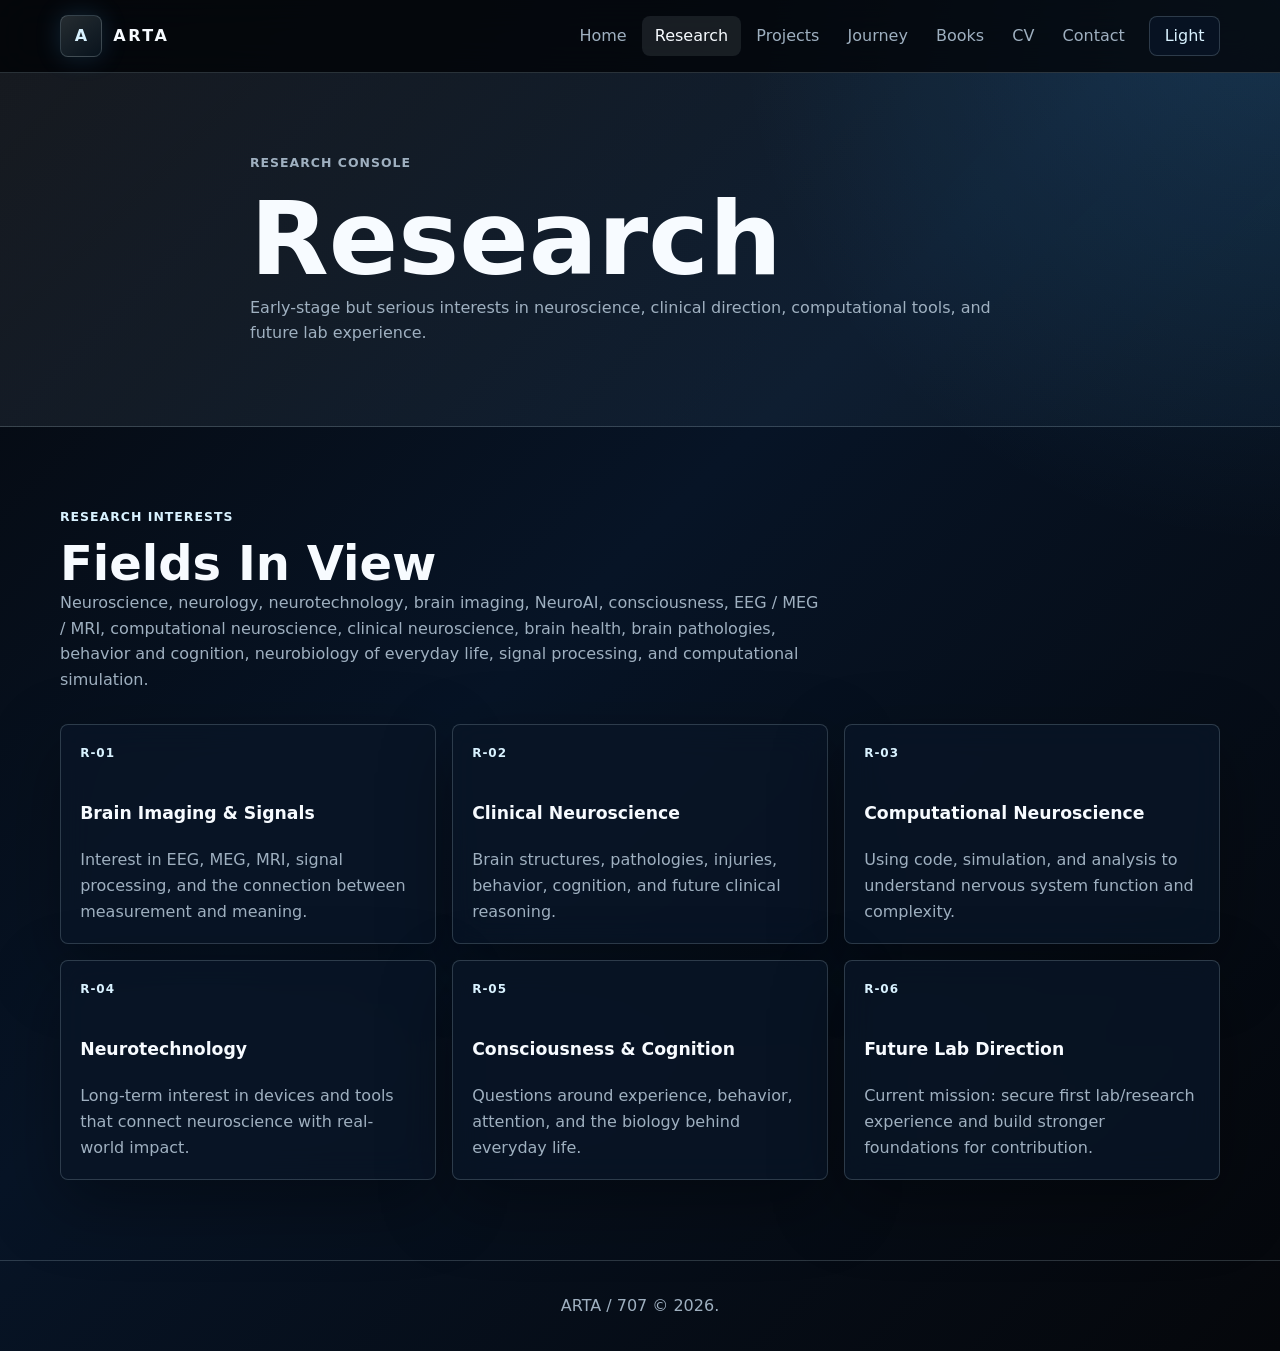
<file: research.html>
<!DOCTYPE html>
<html lang="en">
<head>
  <meta charset="UTF-8">
  <meta name="viewport" content="width=device-width, initial-scale=1.0">
  <meta name="description" content="Research interests for ARTA across neuroscience, neurology, neurotechnology, brain imaging, NeuroAI, and computational neuroscience.">
  <title>ARTA | Research</title>
  <link rel="stylesheet" href="style.css">
  <link rel="stylesheet" href="print.css" media="print">
  <!-- Replace favicon.png with your own icon when ready -->
  <!-- <link rel="icon" type="image/png" href="favicon.png"> -->
</head>
<body data-page="research">
  <a class="skip-link" href="#main">Skip to content</a>
  <header class="site-header"><nav class="navbar" aria-label="Main navigation"><a class="brand" href="index.html"><span class="brand-mark">A</span><span class="brand-name">ARTA</span></a><button class="menu-toggle" type="button" data-menu-toggle aria-label="Open navigation" aria-expanded="false"><span></span><span></span><span></span></button><div class="nav-panel" data-nav-panel><ul class="nav-links"><li><a href="index.html" data-nav="home">Home</a></li><li><a href="research.html" data-nav="research">Research</a></li><li><a href="projects.html" data-nav="projects">Projects</a></li><li><a href="journey.html" data-nav="journey">Journey</a></li><li><a href="books.html" data-nav="books">Books</a></li><li><a href="cv.html" data-nav="cv">CV</a></li><li><a href="contact.html" data-nav="contact">Contact</a></li></ul><button class="theme-toggle" type="button" data-theme-toggle>Light</button></div></nav></header>
  <main id="main">
    <section class="page-hero section-shell"><div class="container narrow reveal"><p class="eyebrow">Research Console</p><h1>Research</h1><p>Early-stage but serious interests in neuroscience, clinical direction, computational tools, and future lab experience.</p></div></section>
    <section class="section-shell"><div class="container"><div class="section-heading reveal"><p class="eyebrow">Research Interests</p><h2>Fields In View</h2><p>Neuroscience, neurology, neurotechnology, brain imaging, NeuroAI, consciousness, EEG / MEG / MRI, computational neuroscience, clinical neuroscience, brain health, brain pathologies, behavior and cognition, neurobiology of everyday life, signal processing, and computational simulation.</p></div><div class="card-grid"><article class="info-card reveal"><span class="card-code">R-01</span><h3>Brain Imaging &amp; Signals</h3><p>Interest in EEG, MEG, MRI, signal processing, and the connection between measurement and meaning.</p></article><article class="info-card reveal"><span class="card-code">R-02</span><h3>Clinical Neuroscience</h3><p>Brain structures, pathologies, injuries, behavior, cognition, and future clinical reasoning.</p></article><article class="info-card reveal"><span class="card-code">R-03</span><h3>Computational Neuroscience</h3><p>Using code, simulation, and analysis to understand nervous system function and complexity.</p></article><article class="info-card reveal"><span class="card-code">R-04</span><h3>Neurotechnology</h3><p>Long-term interest in devices and tools that connect neuroscience with real-world impact.</p></article><article class="info-card reveal"><span class="card-code">R-05</span><h3>Consciousness &amp; Cognition</h3><p>Questions around experience, behavior, attention, and the biology behind everyday life.</p></article><article class="info-card reveal"><span class="card-code">R-06</span><h3>Future Lab Direction</h3><p>Current mission: secure first lab/research experience and build stronger foundations for contribution.</p></article></div></div></section>
  </main>
  <footer class="site-footer no-print"><p>ARTA / 707 &copy; <span data-year></span>.</p></footer><div class="cat-companion" aria-hidden="true"></div><script src="main.js" defer></script>
</body>
</html>
</file>
<file: style.css>
:root {
  --black: #05070b;
  --navy: #071426;
  --deep-navy: #0b1d33;
  --white: #f7fbff;
  --ice-blue: #d9f2ff;
  --blue: #4fb8ff;
  --steel-blue: #8ca8bf;
  --silver: #c9d3dc;
  --muted: #9fb0c0;
  --panel: rgba(9, 21, 38, 0.82);
  --panel-solid: #0b1728;
  --border: rgba(217, 242, 255, 0.18);
  --shadow: 0 24px 70px rgba(0, 0, 0, 0.34);
  --radius: 8px;
  --max-width: 1160px;
  color-scheme: dark;
}

:root[data-theme="light"] {
  --black: #f7fbff;
  --navy: #eef6ff;
  --deep-navy: #ffffff;
  --white: #071426;
  --ice-blue: #0f4d78;
  --blue: #0a69a9;
  --steel-blue: #50687d;
  --silver: #21384f;
  --muted: #576879;
  --panel: rgba(255, 255, 255, 0.86);
  --panel-solid: #ffffff;
  --border: rgba(10, 65, 108, 0.16);
  --shadow: 0 20px 55px rgba(18, 48, 76, 0.14);
  color-scheme: light;
}

* { box-sizing: border-box; }
html { scroll-behavior: smooth; }
body { margin: 0; min-width: 320px; color: var(--white); background: radial-gradient(circle at top right, rgba(79, 184, 255, 0.15), transparent 34rem), linear-gradient(135deg, var(--black), var(--navy) 45%, var(--black)); font-family: Inter, ui-sans-serif, system-ui, -apple-system, BlinkMacSystemFont, "Segoe UI", Arial, sans-serif; line-height: 1.6; }
a { color: inherit; }
button, input, textarea { font: inherit; }
h1, h2, h3, p { overflow-wrap: anywhere; }
h1, h2, h3 { margin: 0; line-height: 1.08; letter-spacing: 0; }
h1 { font-size: clamp(3rem, 8vw, 6.7rem); }
h2 { font-size: clamp(1.9rem, 4vw, 3rem); }
h3 { font-size: 1.08rem; }
p { margin: 0; }
.skip-link { position: absolute; left: 1rem; top: -4rem; z-index: 100; padding: 0.75rem 1rem; border-radius: var(--radius); background: var(--ice-blue); color: #04111f; transition: top 160ms ease; }
.skip-link:focus { top: 1rem; }
.container { width: min(100% - 2rem, var(--max-width)); margin-inline: auto; }
.narrow { max-width: 780px; }
.section-shell { position: relative; padding: 5rem 0; }
.section-muted { border-block: 1px solid var(--border); background: linear-gradient(120deg, rgba(217, 242, 255, 0.05), rgba(79, 184, 255, 0.03)); }
.site-header { position: sticky; top: 0; z-index: 40; border-bottom: 1px solid var(--border); background: rgba(5, 7, 11, 0.78); backdrop-filter: blur(18px); }
:root[data-theme="light"] .site-header { background: rgba(247, 251, 255, 0.88); }
.navbar { width: min(100% - 2rem, var(--max-width)); min-height: 72px; margin-inline: auto; display: flex; align-items: center; justify-content: space-between; gap: 1rem; }
.brand { display: inline-flex; align-items: center; gap: 0.7rem; text-decoration: none; font-weight: 900; }
.brand-mark { width: 42px; height: 42px; display: grid; place-items: center; border: 1px solid var(--border); border-radius: var(--radius); background: linear-gradient(145deg, rgba(217, 242, 255, 0.16), rgba(79, 184, 255, 0.08)); color: var(--ice-blue); box-shadow: 0 0 26px rgba(79, 184, 255, 0.18); }
.brand-name { letter-spacing: 0.16em; }
.nav-panel { display: flex; align-items: center; gap: 0.75rem; }
.nav-links { display: flex; align-items: center; gap: 0.2rem; list-style: none; margin: 0; padding: 0; }
.nav-links a { min-height: 40px; display: inline-flex; align-items: center; padding: 0 0.78rem; border-radius: var(--radius); color: var(--muted); text-decoration: none; transition: color 160ms ease, background 160ms ease; }
.nav-links a:hover, .nav-links a:focus-visible, .nav-links a[aria-current="page"] { color: var(--white); background: rgba(217, 242, 255, 0.09); }
.menu-toggle, .theme-toggle, .button { border: 1px solid var(--border); border-radius: var(--radius); background: var(--panel); color: var(--white); cursor: pointer; }
.theme-toggle { min-height: 40px; padding: 0 0.9rem; color: var(--ice-blue); }
.menu-toggle { display: none; width: 44px; height: 44px; padding: 0; }
.menu-toggle span { display: block; width: 18px; height: 2px; margin: 3px auto; background: var(--white); }
.hero { min-height: calc(100vh - 72px); display: flex; align-items: center; overflow: hidden; }
.hero::before { content: ""; position: absolute; inset: 0; pointer-events: none; background-image: linear-gradient(rgba(217,242,255,0.045) 1px, transparent 1px), linear-gradient(90deg, rgba(217,242,255,0.04) 1px, transparent 1px); background-size: 48px 48px; mask-image: linear-gradient(to bottom, black, transparent 92%); }
.hero::after { content: ""; position: absolute; right: 5%; top: 22%; width: min(42vw, 520px); aspect-ratio: 1.8; pointer-events: none; border: 1px solid var(--border); background: linear-gradient(135deg, rgba(217,242,255,0.08), transparent), repeating-linear-gradient(90deg, rgba(217,242,255,0.22) 0 1px, transparent 1px 38px); opacity: 0.55; filter: blur(0.2px); transform: skewY(-6deg); }
.hero-grid { position: relative; z-index: 1; display: grid; grid-template-columns: minmax(0, 1.05fr) minmax(320px, 0.85fr); gap: 2rem; align-items: center; }
.eyebrow { margin-bottom: 0.7rem; color: var(--ice-blue); font-size: 0.78rem; font-weight: 900; letter-spacing: 0.08em; text-transform: uppercase; }
.hero-tagline { margin-top: 1rem; color: var(--blue); font-size: clamp(1.08rem, 2vw, 1.35rem); font-weight: 800; }
.mission { max-width: 610px; margin-top: 1.25rem; color: var(--silver); font-size: 1.12rem; }
.rome-time { width: fit-content; max-width: 100%; display: flex; flex-wrap: wrap; gap: 0.45rem; align-items: baseline; margin-top: 1rem; padding: 0.55rem 0.75rem; border: 1px solid var(--border); border-radius: var(--radius); background: rgba(217, 242, 255, 0.055); color: var(--silver); font-size: 0.88rem; font-style: italic; }
.rome-time span { color: var(--muted); font-weight: 900; letter-spacing: 0.08em; font-style: normal; }
.rome-time strong { color: var(--ice-blue); font-weight: 900; }
.rome-time em { color: var(--steel-blue); font-style: normal; }
.hero-actions { display: flex; flex-wrap: wrap; gap: 0.8rem; margin-top: 2rem; }
.button { min-height: 44px; display: inline-flex; align-items: center; justify-content: center; padding: 0 1rem; text-decoration: none; font-weight: 900; transition: transform 160ms ease, border-color 160ms ease; }
.button:hover, .button:focus-visible { transform: translateY(-2px); border-color: rgba(217, 242, 255, 0.44); }
.button-primary { background: linear-gradient(135deg, var(--white), var(--ice-blue)); color: #05101f; }
.button-secondary { background: rgba(217, 242, 255, 0.06); color: var(--ice-blue); }
.status-card, .info-card, .skill-core, .skill-branch, .micro-card, .timeline-node, .system-panel, .book-card, .cv-document { border: 1px solid var(--border); border-radius: var(--radius); background: var(--panel); box-shadow: var(--shadow); backdrop-filter: blur(16px); }
.status-card { padding: 1.25rem; }
.panel-topline { display: flex; justify-content: space-between; gap: 1rem; align-items: center; border-bottom: 1px solid var(--border); padding-bottom: 1rem; margin-bottom: 1rem; }
.panel-topline .eyebrow { margin: 0; }
.panel-topline span, .card-code { color: var(--ice-blue); font-size: 0.75rem; font-weight: 900; letter-spacing: 0.08em; text-transform: uppercase; }
.status-list { margin: 1rem 0 0; }
.status-list div { display: grid; grid-template-columns: 150px 1fr; gap: 1rem; padding: 0.86rem 0; border-bottom: 1px solid var(--border); }
.status-list div:last-child { border-bottom: 0; }
.status-list dt { color: var(--muted); font-weight: 900; }
.status-list dd { margin: 0; color: var(--white); }
.section-heading { max-width: 760px; margin-bottom: 2rem; }
.section-heading p:last-child, .page-hero p, .info-card p, .micro-card p, .timeline-node p, .system-panel li { color: var(--muted); }
.skill-core { width: min(100%, 460px); margin: 0 auto 2rem; padding: 1.3rem; text-align: center; background: linear-gradient(145deg, rgba(217,242,255,0.10), rgba(79,184,255,0.06)), var(--panel); }
.skill-grid { display: grid; grid-template-columns: repeat(3, minmax(0, 1fr)); gap: 1rem; }
.skill-branch { padding: 1.15rem; }
.skill-branch h3 { color: var(--ice-blue); }
.skill-branch ul { margin: 0.9rem 0 0; padding-left: 1.1rem; color: var(--silver); }
.card-grid { display: grid; grid-template-columns: repeat(3, minmax(0, 1fr)); gap: 1rem; }
.campus-panel { display: grid; grid-template-columns: minmax(260px, 0.9fr) minmax(0, 1fr); gap: 1.25rem; align-items: center; margin-top: 1rem; padding: 1rem; overflow: hidden; }
.campus-panel img { width: 100%; aspect-ratio: 16 / 9; object-fit: cover; border-radius: calc(var(--radius) - 2px); filter: saturate(0.72) contrast(1.05) brightness(0.72); }
.campus-panel h3 { color: var(--white); font-size: 1.45rem; }
.campus-panel p:last-child { margin-top: 0.65rem; color: var(--muted); }
.info-card { min-height: 220px; display: flex; flex-direction: column; justify-content: space-between; padding: 1.2rem; color: var(--white); text-decoration: none; transition: transform 160ms ease, border-color 160ms ease, background 160ms ease; }
.info-card:hover, .info-card:focus-visible { transform: translateY(-4px); border-color: rgba(217,242,255,0.42); background: rgba(13, 33, 58, 0.88); }
.info-card h2 { font-size: 1.35rem; }
.info-card h3, .micro-card h3 { margin-top: 1rem; }
.inline-link { color: var(--ice-blue); font-weight: 900; }
.split-layout { display: grid; grid-template-columns: minmax(0, 0.9fr) minmax(320px, 1.1fr); gap: 2rem; align-items: start; }
.mini-path { display: grid; gap: 0.8rem; }
.mini-path span { padding: 1rem; border: 1px solid var(--border); border-radius: var(--radius); background: var(--panel); color: var(--ice-blue); font-weight: 900; }
.compact-grid { display: grid; grid-template-columns: repeat(5, minmax(0, 1fr)); gap: 1rem; }
.micro-card { min-height: 150px; padding: 1rem; color: var(--white); text-decoration: none; }
.personal-fuel { opacity: 0.88; }
.contact-band { border-top: 1px solid var(--border); background: linear-gradient(135deg, rgba(217,242,255,0.08), rgba(79,184,255,0.05)); }
.contact-row { display: flex; align-items: center; justify-content: space-between; gap: 1rem; }
.page-hero { border-bottom: 1px solid var(--border); background: linear-gradient(135deg, rgba(217,242,255,0.08), rgba(79,184,255,0.04)); }
.timeline-map { display: grid; grid-template-columns: repeat(2, minmax(0, 1fr)); gap: 1rem; }
.timeline-node { padding: 1.2rem; }
.timeline-node span { color: var(--ice-blue); font-weight: 900; }
.timeline-node h2 { margin-top: 0.55rem; font-size: 1.4rem; }
.system-panel { padding: 1.2rem; }
.system-panel ul { margin: 1rem 0 0; padding-left: 1.1rem; }
.book-grid { display: grid; grid-template-columns: repeat(2, minmax(0, 1fr)); gap: 1rem; }
.book-card { padding: 1.2rem; }
.book-meta, .book-tags { color: var(--muted); margin-top: 0.5rem; }
.tag-cloud { display: flex; flex-wrap: wrap; gap: 0.65rem; }
.tag-cloud span { padding: 0.55rem 0.8rem; border: 1px solid var(--border); border-radius: 999px; background: var(--panel); color: var(--ice-blue); }
.cv-body { background: var(--black); }
.cv-document { width: min(100% - 2rem, 920px); margin: 3rem auto; padding: 2rem; }
.cv-header { display: flex; justify-content: space-between; gap: 2rem; padding-bottom: 1rem; border-bottom: 2px solid var(--border); }
.cv-header h1 { font-size: 2.6rem; }
.cv-header address { color: var(--muted); font-style: normal; text-align: right; }
.cv-section { padding: 1rem 0; border-bottom: 1px solid var(--border); }
.cv-section:last-child { border-bottom: 0; }
.cv-section h2 { margin-bottom: 0.45rem; color: var(--ice-blue); font-size: 1.15rem; }
.cv-section ul { margin: 0; padding-left: 1.15rem; color: var(--silver); }
.cv-section p { color: var(--silver); }
.cv-two-col { display: grid; grid-template-columns: 1fr 1fr; gap: 1.5rem; }
.site-footer { padding: 2rem 1rem; border-top: 1px solid var(--border); color: var(--muted); text-align: center; }
/* Cat companion image. Replace cat.png later if you want a different companion. */
.cat-companion { position: fixed; left: 0; top: 0; z-index: 60; width: 38px; height: 28px; pointer-events: none; opacity: 0; transform: translate(-50px, -50px); transition: opacity 180ms ease; background: url("cat.png") center / contain no-repeat; image-rendering: pixelated; filter: drop-shadow(0 0 8px rgba(217, 242, 255, 0.32)); }
.cat-companion::before, .cat-companion::after { content: none; }
.cat-companion.is-visible { opacity: 0.9; }
.reveal { opacity: 0; transform: translateY(18px); transition: opacity 480ms ease, transform 480ms ease; }
.reveal.is-visible { opacity: 1; transform: translateY(0); }
@media (prefers-reduced-motion: reduce) { html { scroll-behavior: auto; } *, *::before, *::after { transition-duration: 0.01ms !important; animation-duration: 0.01ms !important; animation-iteration-count: 1 !important; } .reveal { opacity: 1; transform: none; } .cat-companion { display: none; } }
@media (max-width: 1000px) { .hero-grid, .split-layout { grid-template-columns: 1fr; } .skill-grid, .card-grid, .compact-grid { grid-template-columns: repeat(2, minmax(0, 1fr)); } .hero::after { opacity: 0.28; } }
@media (max-width: 760px) { .campus-panel { grid-template-columns: 1fr; } .rome-time { width: 100%; font-size: 0.8rem; } .navbar { min-height: 64px; } .menu-toggle { display: block; } .nav-panel { position: absolute; left: 1rem; right: 1rem; top: 72px; display: none; flex-direction: column; align-items: stretch; padding: 1rem; border: 1px solid var(--border); border-radius: var(--radius); background: var(--panel-solid); box-shadow: var(--shadow); } .nav-panel.is-open { display: flex; } .nav-links { flex-direction: column; align-items: stretch; } .nav-links a, .theme-toggle { width: 100%; justify-content: center; } .section-shell { padding: 3.4rem 0; } .hero { min-height: auto; padding-top: 4rem; } .status-list div, .skill-grid, .card-grid, .compact-grid, .timeline-map, .book-grid, .cv-two-col { grid-template-columns: 1fr; } .status-list div { gap: 0.25rem; } .contact-row, .cv-header { flex-direction: column; align-items: flex-start; } .cv-header address { text-align: left; } .cat-companion { display: none; } }
@media (hover: none), (pointer: coarse) { .cat-companion { display: none; } }
</file>
<file: print.css>
@page { margin: 13mm; }
* { box-shadow: none !important; text-shadow: none !important; }
html, body { background: #ffffff !important; color: #111111 !important; font-family: Arial, Helvetica, sans-serif; font-size: 10pt; line-height: 1.35; }
a { color: #111111 !important; text-decoration: none; }
.site-header, .site-footer, .no-print, .cat-companion, .hero, .page-hero, .contact-band, .button, .theme-toggle, .menu-toggle, .skip-link, .personal-fuel { display: none !important; }
.section-shell, .section-muted { padding: 0 !important; border: 0 !important; background: #ffffff !important; }
.container, .cv-document { width: 100% !important; max-width: none !important; margin: 0 !important; padding: 0 !important; border: 0 !important; background: #ffffff !important; color: #111111 !important; }
.cv-document { display: block !important; }
.cv-header { display: flex; justify-content: space-between; gap: 14pt; padding-bottom: 8pt; border-bottom: 1.5pt solid #111111 !important; }
.cv-header h1 { font-size: 21pt; }
.cv-header address { font-style: normal; text-align: right; }
.cv-section { padding: 7pt 0; border-bottom: 0.75pt solid #cccccc !important; break-inside: avoid; }
.cv-section h2 { margin: 0 0 4pt; color: #111111 !important; font-size: 12pt; }
.cv-section p, .cv-section li { color: #111111 !important; }
.cv-section ul { margin: 0; padding-left: 13pt; }
.cv-two-col { display: grid; grid-template-columns: 1fr 1fr; gap: 14pt; }
.reveal { opacity: 1 !important; transform: none !important; }
</file>
